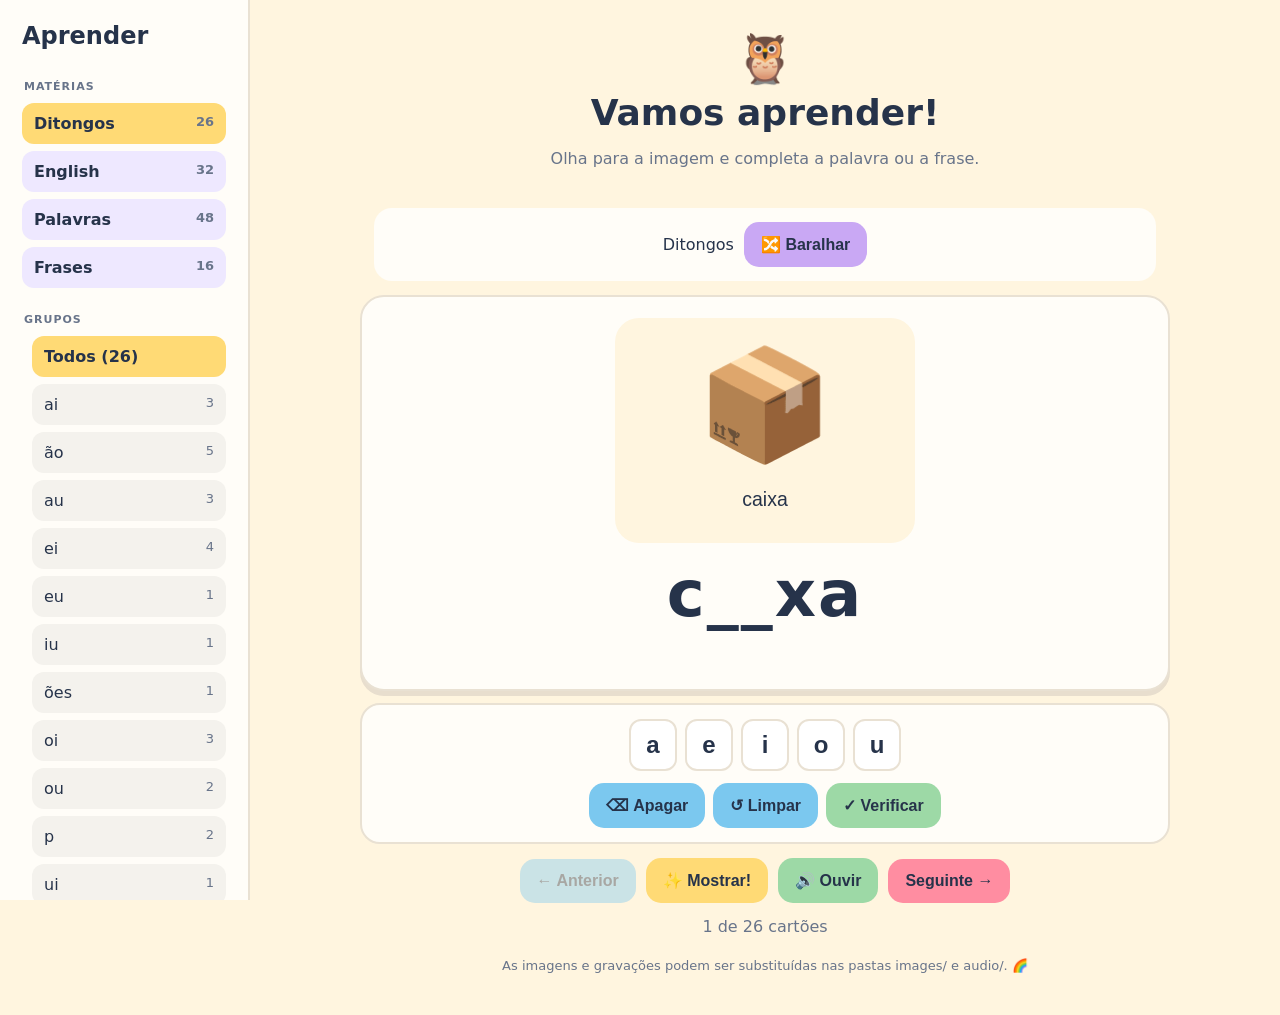
<file: index.html>
<!doctype html>
<html lang="pt-PT">
<head><meta charset="utf-8"><meta name="viewport" content="width=device-width,initial-scale=1"><meta name="theme-color" content="#fff5df"><title>Vamos aprender!</title><link rel="stylesheet" href="css/style.css"></head>
<body><div class="layout">
<aside id="sidebar" class="sidebar"><h2 id="sidebarTitle">Aprender</h2><nav id="filters"></nav><p class="sidehint">Escolhe uma matéria e depois um grupo.</p></aside>
<main><header><div class="mascot">🦉</div><h1>Vamos aprender!</h1><p>Olha para a imagem e completa a palavra ou a frase.</p><button id="menuToggle" class="menu">☰ Matérias</button></header>
<section class="toolbar"><span id="filterLabel">Ditongos</span><button id="shuffle" class="button purple">🔀 Baralhar</button></section>
<section class="card" aria-live="polite"><img id="picture" src="images/cao.svg" alt="Imagem da palavra"><div id="prompt" class="prompt">C__</div><div id="answer" class="answer"></div></section>
<section class="vowel-panel"><div id="vowels" class="vowels"></div><div class="vowel-actions"><button id="erase" class="button secondary">⌫ Apagar</button><button id="clear" class="button secondary">↺ Limpar</button><button id="check" class="button green">✓ Verificar</button></div></section>
<div class="buttons"><button id="prev" class="button secondary">← Anterior</button><button id="reveal" class="button primary">✨ Mostrar!</button><button id="speak" class="button green">🔊 Ouvir</button><button id="next" class="button pink">Seguinte →</button></div>
<div id="count" class="count"></div><footer>As imagens e gravações podem ser substituídas nas pastas images/ e audio/. 🌈</footer></main></div><script src="js/app.js"></script></body></html>
</file>
<file: css/style.css>
:root{--ink:#26334a;--muted:#68748a;--paper:#fffdf8;--bg:#fff5df;--pink:#ff8da1;--blue:#7bc8ef;--green:#9dd9a6;--yellow:#ffda75;--purple:#c9a8f4;--border:#e9e1d3}
*{box-sizing:border-box}body{margin:0;background:var(--bg);color:var(--ink);font-family:system-ui,-apple-system,sans-serif}
.layout{display:flex;min-height:100vh;align-items:flex-start}.sidebar{width:250px;min-width:250px;padding:22px;background:var(--paper);border-right:2px solid var(--border);position:sticky;top:0;height:100vh;overflow:auto;flex-shrink:0}
.sidebar h2{margin:0 0 20px}.sidebar nav{display:grid;gap:7px}.filter{border:0;border-radius:12px;padding:11px 12px;text-align:left;background:#f3f0ff;color:var(--ink);font:inherit;cursor:pointer;display:flex;justify-content:space-between;gap:8px}.filter span{color:var(--muted);font-size:13px}.filter.active{background:var(--yellow);font-weight:800}.category-filter{font-weight:750;background:#eee8ff}.group-filter{margin-left:10px;background:#f4f2ed}.nav-caption{font-size:11px;font-weight:900;letter-spacing:1px;color:var(--muted);margin:10px 2px 3px}.group-caption{margin-top:18px}.sidehint{font-size:13px;color:var(--muted);margin-top:20px}
main{max-width:850px;flex:1;min-width:0;margin:0 auto;padding:20px}header{text-align:center;padding:10px}.mascot{font-size:48px}h1{margin:5px;font-size:clamp(25px,4vw,36px)}header p,.small{color:var(--muted)}.menu{display:none}
.toolbar,.buttons{display:flex;gap:10px;justify-content:center;align-items:center;flex-wrap:wrap;margin:14px}.toolbar{background:var(--paper);padding:14px;border-radius:18px}.card{background:var(--paper);border:2px solid var(--border);border-radius:24px;padding:18px;margin:12px 0;box-shadow:0 5px 0 #e8dece;min-height:350px;display:flex;flex-direction:column;align-items:center;justify-content:center;text-align:center}
.card img{width:min(300px,75vw);height:230px;object-fit:contain}.card img[hidden]{display:none}.prompt{font-size:clamp(38px,8vw,64px);font-weight:900;letter-spacing:2px;margin:12px;overflow-wrap:anywhere}.answer{color:var(--muted);min-height:28px}
.button{border:0;border-radius:15px;padding:13px 17px;font-size:16px;font-weight:800;cursor:pointer;color:var(--ink)}.primary{background:var(--yellow)}.secondary{background:var(--blue)}.green{background:var(--green)}.pink{background:var(--pink)}.purple{background:var(--purple)}.button:disabled{opacity:.4}.count{text-align:center;color:var(--muted)}
footer{text-align:center;color:var(--muted);font-size:13px;margin:22px}.vowel-panel{background:var(--paper);border:2px solid var(--border);border-radius:20px;padding:14px;margin:12px 0;text-align:center}.vowels{display:flex;justify-content:center;flex-wrap:wrap;gap:8px}.vowel{min-width:48px;border:2px solid var(--border);border-radius:12px;background:#fff;padding:10px 14px;font-size:24px;font-weight:800;color:var(--ink);cursor:pointer}.vowel:active{transform:scale(.96);background:var(--yellow)}.vowel-actions{display:flex;justify-content:center;flex-wrap:wrap;gap:8px;margin-top:12px}
@media(max-width:700px){.layout{display:block}.sidebar{display:none;position:fixed;z-index:5;box-shadow:0 0 0 100vmax #0006;width:270px}.sidebar.open{display:block}.menu{display:inline-block;padding:9px;border:0;border-radius:10px;background:var(--purple)}main{padding:12px}.card{min-height:280px}.card img{height:190px}}
</file>
